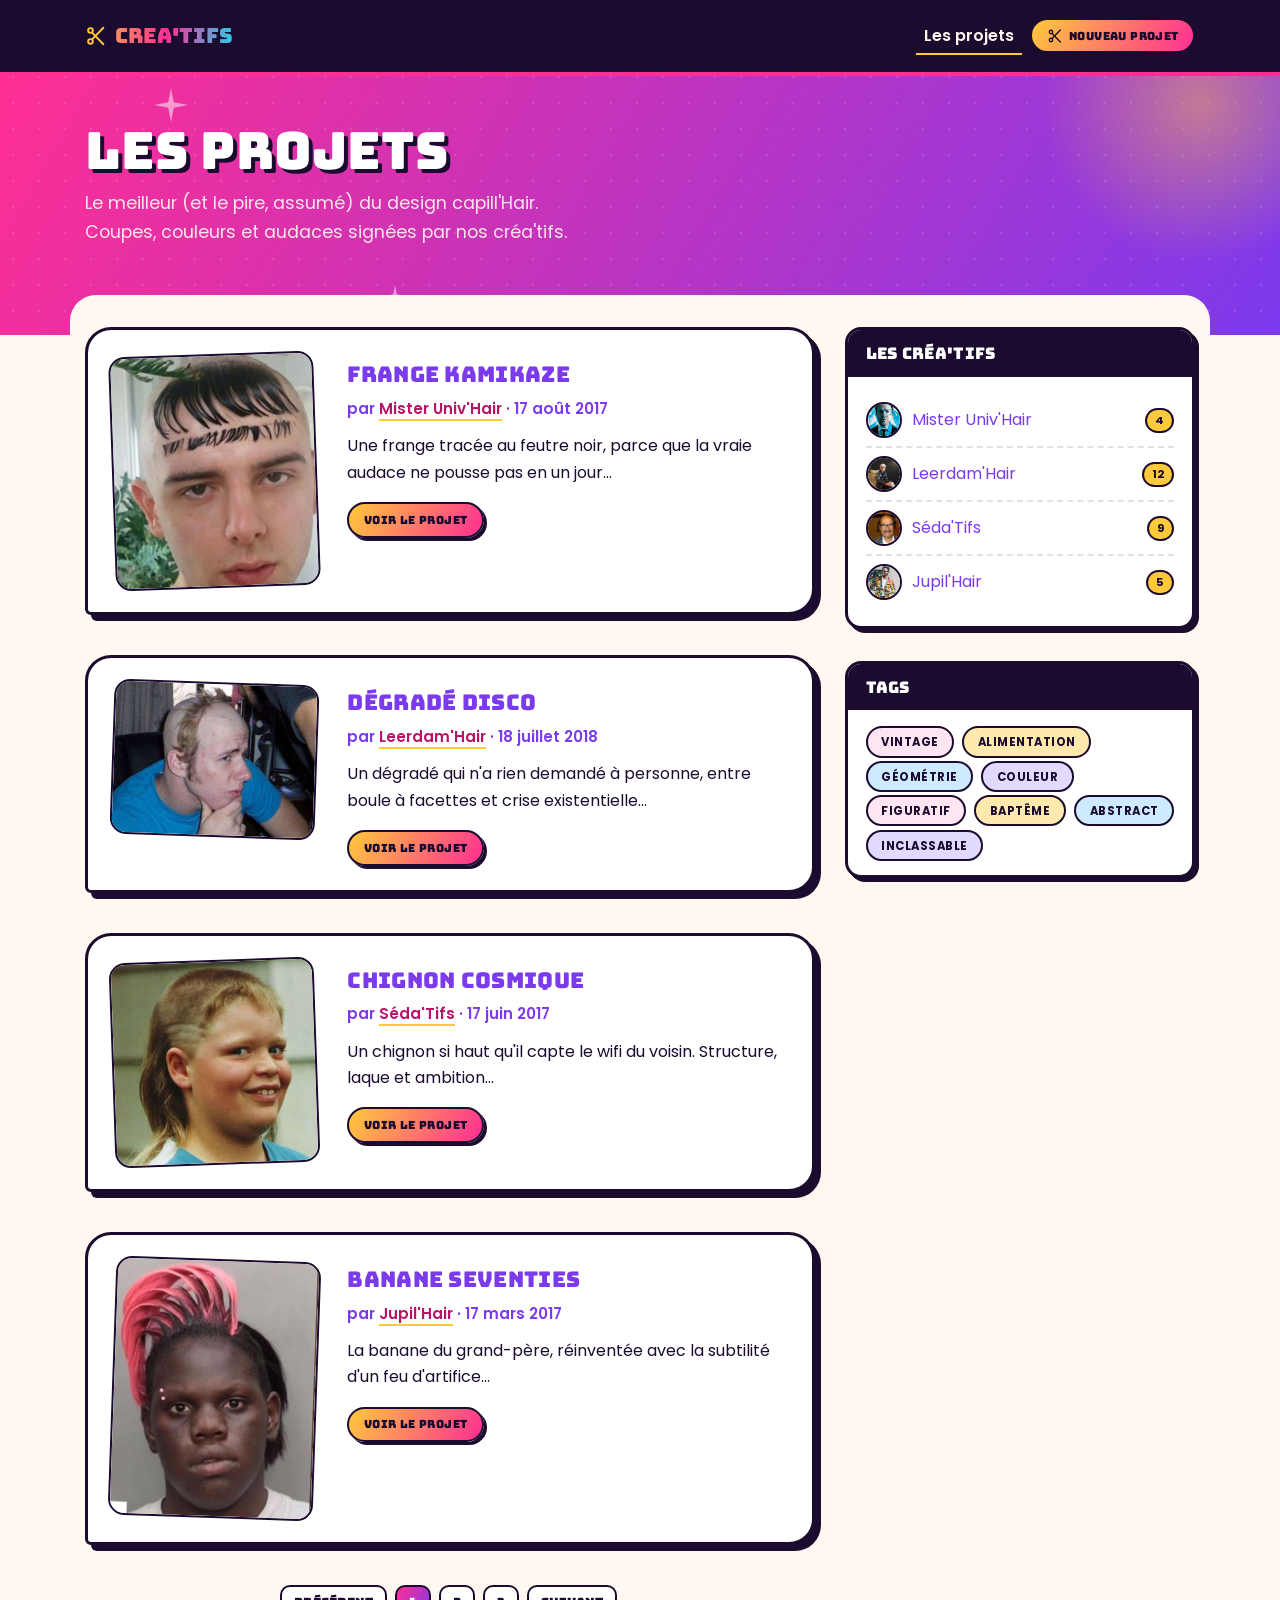
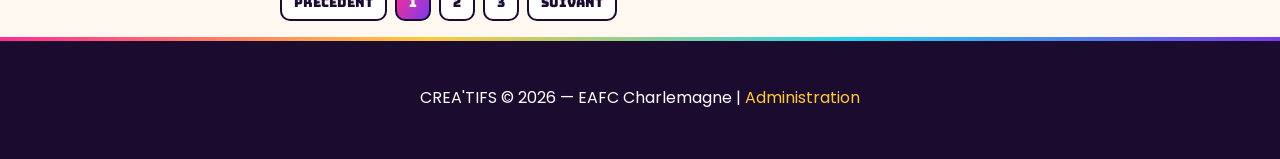
<file: Documents/template/index.html>
<!DOCTYPE html>
<html lang="fr">
  <head>
    <meta charset="utf-8" />
    <meta
      name="viewport"
      content="width=device-width, initial-scale=1, shrink-to-fit=no"
    />
    <meta name="description" content="CREA'TIFS - portfolio capillaire, liste des projets" />
    <meta name="author" content="" />

    <title>CREA'TIFS - Design capill'Hair</title>

    <!-- Bootstrap core CSS -->
    <link href="vendor/bootstrap/css/bootstrap.min.css" rel="stylesheet" />
    <!-- Polices Bungee + Poppins : auto-hébergées, voir css/creatifs.css -->

    <!-- Styles CREA'TIFS -->
    <link href="css/creatifs.css" rel="stylesheet" />
  </head>

  <body>
    <!-- Navigation -->
    <nav class="navbar navbar-expand-lg navbar-dark fixed-top ct-navbar">
      <div class="container">
        <a class="navbar-brand" href="index.html">
          <svg class="ct-scissors" viewBox="0 0 24 24" aria-hidden="true">
            <circle cx="6" cy="6" r="2.6"></circle>
            <circle cx="6" cy="18" r="2.6"></circle>
            <line x1="20" y1="3" x2="8" y2="15.5"></line>
            <line x1="8" y1="8.5" x2="20" y2="21"></line>
          </svg>
          CREA'TIFS
        </a>
        <button
          class="navbar-toggler"
          type="button"
          data-toggle="collapse"
          data-target="#navbarResponsive"
          aria-controls="navbarResponsive"
          aria-expanded="false"
          aria-label="Toggle navigation"
        >
          <span class="navbar-toggler-icon"></span>
        </button>
        <div class="collapse navbar-collapse" id="navbarResponsive">
          <ul class="navbar-nav ml-auto align-items-lg-center">
            <li class="nav-item active">
              <a class="nav-link" href="index.html">Les projets</a>
            </li>
            <li class="nav-item">
              <a class="ct-btn ct-btn--primary ct-btn--sm" href="form.html">
                <svg class="ct-scissors" style="width:16px;height:16px" viewBox="0 0 24 24" aria-hidden="true">
                  <circle cx="6" cy="6" r="2.6"></circle>
                  <circle cx="6" cy="18" r="2.6"></circle>
                  <line x1="20" y1="3" x2="8" y2="15.5"></line>
                  <line x1="8" y1="8.5" x2="20" y2="21"></line>
                </svg>
                Nouveau projet
              </a>
            </li>
          </ul>
        </div>
      </div>
    </nav>

    <!-- Bandeau d'intro -->
    <header class="ct-hero">
      <svg class="ct-spark" style="width:34px;top:24px;left:12%" viewBox="0 0 24 24" aria-hidden="true"><path d="M12 0 L14 10 L24 12 L14 14 L12 24 L10 14 L0 12 L10 10 Z"></path></svg>
      <svg class="ct-spark" style="width:22px;bottom:28px;left:30%" viewBox="0 0 24 24" aria-hidden="true"><path d="M12 0 L14 10 L24 12 L14 14 L12 24 L10 14 L0 12 L10 10 Z"></path></svg>
      <div class="container">
        <h1>Les projets</h1>
        <p>Le meilleur (et le pire, assumé) du design capill'Hair. Coupes, couleurs et audaces signées par nos créa'tifs.</p>
      </div>
    </header>

    <!-- Contenu -->
    <div class="container ct-content-wrap">
      <div class="row">
        <!-- Colonne principale -->
        <div class="col-lg-8">

          <!-- Projet 1 -->
          <article class="ct-card">
            <div class="row">
              <div class="col-md-4">
                <a href="projet.html">
                  <img class="img-fluid mb-3 mb-md-0" src="images/1.jpg" alt="Frange Kamikaze" />
                </a>
              </div>
              <div class="col-md-8">
                <h3><a href="projet.html">Frange Kamikaze</a></h3>
                <p class="ct-byline">par <a href="#">Mister Univ'Hair</a> · 17 août 2017</p>
                <p>Une frange tracée au feutre noir, parce que la vraie audace ne pousse pas en un jour...</p>
                <a class="ct-btn ct-btn--primary ct-btn--sm" href="projet.html">Voir le projet</a>
              </div>
            </div>
          </article>

          <!-- Projet 2 -->
          <article class="ct-card">
            <div class="row">
              <div class="col-md-4">
                <a href="projet.html">
                  <img class="img-fluid mb-3 mb-md-0" src="images/2.jpg" alt="Dégradé Disco" />
                </a>
              </div>
              <div class="col-md-8">
                <h3><a href="projet.html">Dégradé Disco</a></h3>
                <p class="ct-byline">par <a href="#">Leerdam'Hair</a> · 18 juillet 2018</p>
                <p>Un dégradé qui n'a rien demandé à personne, entre boule à facettes et crise existentielle...</p>
                <a class="ct-btn ct-btn--primary ct-btn--sm" href="projet.html">Voir le projet</a>
              </div>
            </div>
          </article>

          <!-- Projet 3 -->
          <article class="ct-card">
            <div class="row">
              <div class="col-md-4">
                <a href="projet.html">
                  <img class="img-fluid mb-3 mb-md-0" src="images/5.jpg" alt="Chignon Cosmique" />
                </a>
              </div>
              <div class="col-md-8">
                <h3><a href="projet.html">Chignon Cosmique</a></h3>
                <p class="ct-byline">par <a href="#">Séda'Tifs</a> · 17 juin 2017</p>
                <p>Un chignon si haut qu'il capte le wifi du voisin. Structure, laque et ambition...</p>
                <a class="ct-btn ct-btn--primary ct-btn--sm" href="projet.html">Voir le projet</a>
              </div>
            </div>
          </article>

          <!-- Projet 4 -->
          <article class="ct-card">
            <div class="row">
              <div class="col-md-4">
                <a href="projet.html">
                  <img class="img-fluid mb-3 mb-md-0" src="images/4.jpg" alt="Banane Seventies" />
                </a>
              </div>
              <div class="col-md-8">
                <h3><a href="projet.html">Banane Seventies</a></h3>
                <p class="ct-byline">par <a href="#">Jupil'Hair</a> · 17 mars 2017</p>
                <p>La banane du grand-père, réinventée avec la subtilité d'un feu d'artifice...</p>
                <a class="ct-btn ct-btn--primary ct-btn--sm" href="projet.html">Voir le projet</a>
              </div>
            </div>
          </article>

          <!-- Pagination : 10 projets par page -->
          <nav aria-label="Navigation entre les pages de projets">
            <ul class="pagination ct-pagination" style="justify-content: center">
              <li class="page-item">
                <a class="page-link" href="#">Précédent</a>
              </li>
              <li class="page-item active">
                <a class="page-link" href="#">1</a>
              </li>
              <li class="page-item">
                <a class="page-link" href="#">2</a>
              </li>
              <li class="page-item">
                <a class="page-link" href="#">3</a>
              </li>
              <li class="page-item">
                <a class="page-link" href="#">Suivant</a>
              </li>
            </ul>
          </nav>
        </div>

        <!-- Colonne latérale -->
        <div class="col-lg-4">
          <!-- Widget Créa'tifs -->
          <div class="ct-side-card">
            <h5 class="ct-side-card__head">Les créa'tifs</h5>
            <div class="ct-side-card__body">
              <ul class="ct-creatif-list">
                <li>
                  <img class="ct-avatar" src="images/creatif_1.jpg" alt="" />
                  <a href="#">Mister Univ'Hair</a>
                  <span class="ct-count">4</span>
                </li>
                <li>
                  <img class="ct-avatar" src="images/creatif_2.jpg" alt="" />
                  <a href="#">Leerdam'Hair</a>
                  <span class="ct-count">12</span>
                </li>
                <li>
                  <img class="ct-avatar" src="images/creatif_3.jpeg" alt="" />
                  <a href="#">Séda'Tifs</a>
                  <span class="ct-count">9</span>
                </li>
                <li>
                  <img class="ct-avatar" src="images/creatif_4.jpg" alt="" />
                  <a href="#">Jupil'Hair</a>
                  <span class="ct-count">5</span>
                </li>
              </ul>
            </div>
          </div>

          <!-- Widget Tags -->
          <div class="ct-side-card">
            <h5 class="ct-side-card__head">Tags</h5>
            <div class="ct-side-card__body">
              <ul class="ct-tags">
                <li><a class="ct-tag" href="#">Vintage</a></li>
                <li><a class="ct-tag" href="#">Alimentation</a></li>
                <li><a class="ct-tag" href="#">Géométrie</a></li>
                <li><a class="ct-tag" href="#">Couleur</a></li>
                <li><a class="ct-tag" href="#">Figuratif</a></li>
                <li><a class="ct-tag" href="#">Baptême</a></li>
                <li><a class="ct-tag" href="#">Abstract</a></li>
                <li><a class="ct-tag" href="#">Inclassable</a></li>
              </ul>
            </div>
          </div>
        </div>
      </div>
      <!-- /.row -->
    </div>
    <!-- /.container -->

    <!-- Footer -->
    <footer class="py-5 ct-footer">
      <div class="container">
        <p class="m-0 text-center text-white">
          CREA'TIFS &copy; 2026 — EAFC Charlemagne | <a href="login.html">Administration</a>
        </p>
      </div>
    </footer>

    <!-- Bootstrap core JavaScript -->
    <script src="vendor/jquery/jquery.min.js"></script>
    <script src="vendor/bootstrap/js/bootstrap.bundle.min.js"></script>
  </body>
</html>
</file>
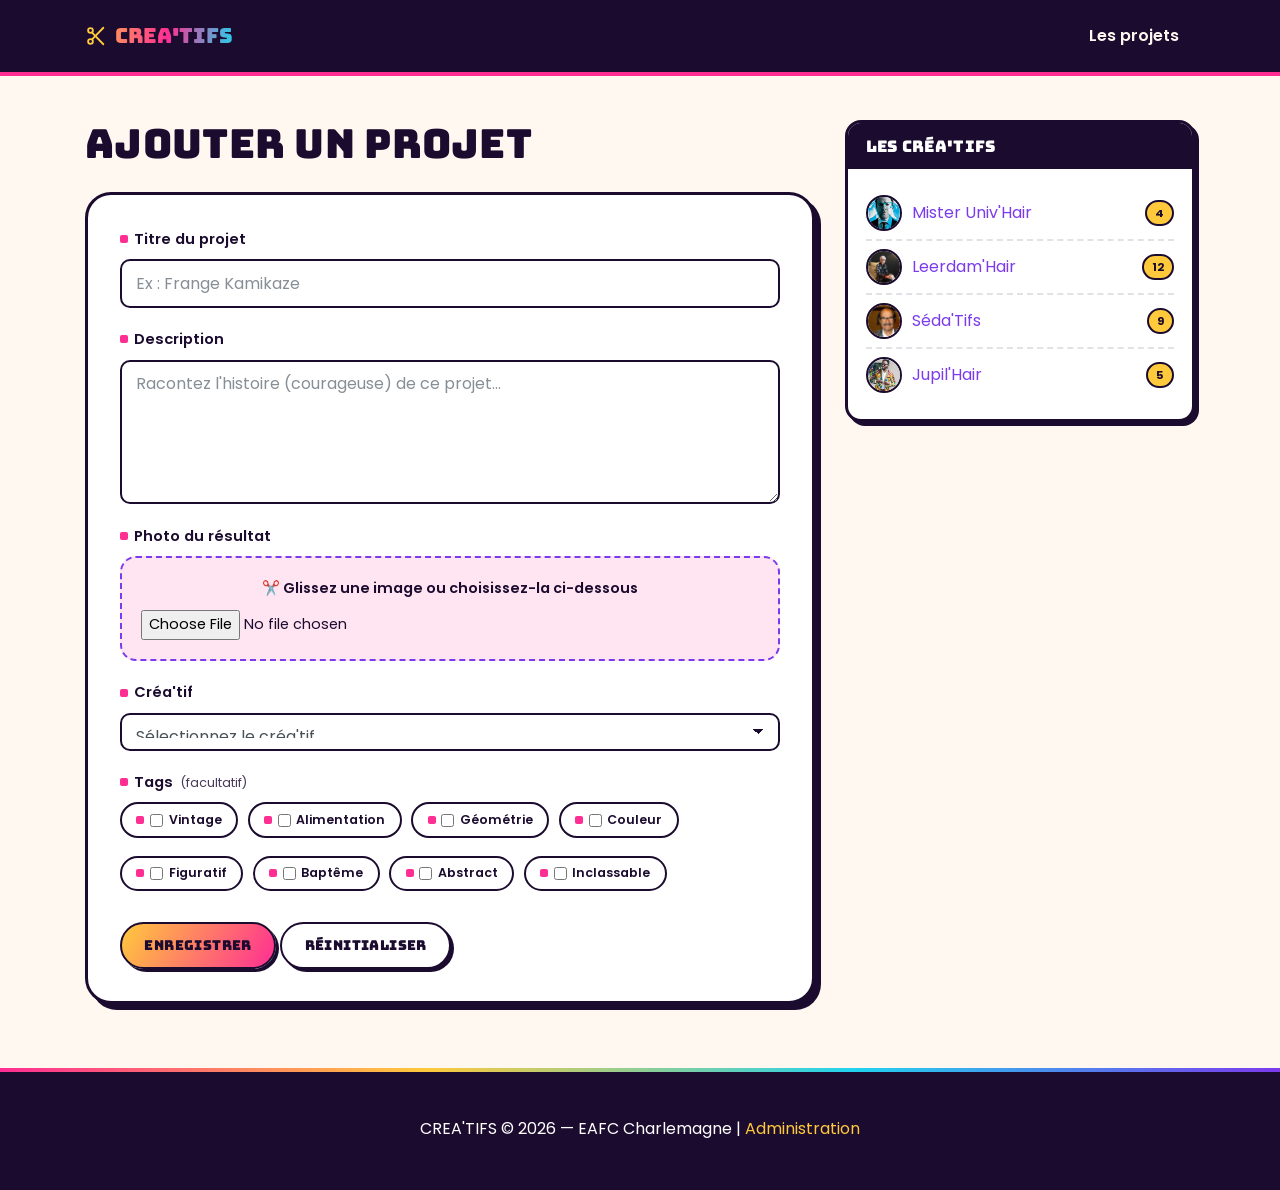
<file: Documents/template/form.html>
<!DOCTYPE html>
<html lang="fr">
  <head>
    <meta charset="utf-8" />
    <meta
      name="viewport"
      content="width=device-width, initial-scale=1, shrink-to-fit=no"
    />
    <meta name="description" content="CREA'TIFS - ajouter ou modifier un projet" />
    <meta name="author" content="" />

    <title>Ajouter un projet — CREA'TIFS</title>

    <!-- Bootstrap core CSS -->
    <link href="vendor/bootstrap/css/bootstrap.min.css" rel="stylesheet" />
    <!-- Polices Bungee + Poppins : auto-hébergées, voir css/creatifs.css -->

    <!-- Styles CREA'TIFS -->
    <link href="css/creatifs.css" rel="stylesheet" />
  </head>

  <body>
    <!-- Navigation -->
    <nav class="navbar navbar-expand-lg navbar-dark fixed-top ct-navbar">
      <div class="container">
        <a class="navbar-brand" href="index.html">
          <svg class="ct-scissors" viewBox="0 0 24 24" aria-hidden="true">
            <circle cx="6" cy="6" r="2.6"></circle>
            <circle cx="6" cy="18" r="2.6"></circle>
            <line x1="20" y1="3" x2="8" y2="15.5"></line>
            <line x1="8" y1="8.5" x2="20" y2="21"></line>
          </svg>
          CREA'TIFS
        </a>
        <button
          class="navbar-toggler"
          type="button"
          data-toggle="collapse"
          data-target="#navbarResponsive"
          aria-controls="navbarResponsive"
          aria-expanded="false"
          aria-label="Toggle navigation"
        >
          <span class="navbar-toggler-icon"></span>
        </button>
        <div class="collapse navbar-collapse" id="navbarResponsive">
          <ul class="navbar-nav ml-auto align-items-lg-center">
            <li class="nav-item">
              <a class="nav-link" href="index.html">Les projets</a>
            </li>
          </ul>
        </div>
      </div>
    </nav>

    <!-- Contenu -->
    <div class="container" style="margin-top: 2.5rem">
      <div class="row">
        <!-- Colonne principale -->
        <div class="col-lg-8 py-3">
          <!--
            Ce même gabarit visuel sert à la fois pour :
            /projects/add/form.html          (ajout — champs vides)
            /projets/id/slug/edit/form.html  (modification — champs pré-remplis par le contrôleur)
          -->
          <h1 class="mb-4">Ajouter un projet</h1>

          <form action="" method="post" enctype="multipart/form-data" class="ct-form-card">
            <label for="title">Titre du projet</label>
            <input
              type="text"
              name="title"
              id="title"
              class="form-control"
              placeholder="Ex : Frange Kamikaze"
            />

            <label for="text">Description</label>
            <textarea
              id="text"
              name="text"
              class="form-control"
              rows="5"
              placeholder="Racontez l'histoire (courageuse) de ce projet..."
            ></textarea>

            <label for="creatif-file">Photo du résultat</label>
            <div class="ct-dropzone">
              ✂️ Glissez une image ou choisissez-la ci-dessous
              <input
                type="file"
                class="form-control-file"
                id="creatif-file"
                name="image"
              />
            </div>

            <label for="category">Créa'tif</label>
            <select id="category" name="category_id" class="form-control">
              <option disabled selected>Sélectionnez le créa'tif</option>
              <option value="1">Mister Univ'Hair</option>
              <option value="2">Leerdam'Hair</option>
              <option value="3">Séda'Tifs</option>
              <option value="4">Jupil'Hair</option>
            </select>

            <label>Tags <span style="font-weight:400;font-size:.8rem;color:#4a3a5a">(facultatif)</span></label>
            <div class="ct-tag-choice">
              <label><input type="checkbox" name="tags[]" value="1" /> Vintage</label>
              <label><input type="checkbox" name="tags[]" value="2" /> Alimentation</label>
              <label><input type="checkbox" name="tags[]" value="3" /> Géométrie</label>
              <label><input type="checkbox" name="tags[]" value="4" /> Couleur</label>
              <label><input type="checkbox" name="tags[]" value="5" /> Figuratif</label>
              <label><input type="checkbox" name="tags[]" value="6" /> Baptême</label>
              <label><input type="checkbox" name="tags[]" value="7" /> Abstract</label>
              <label><input type="checkbox" name="tags[]" value="8" /> Inclassable</label>
            </div>

            <div>
              <input class="ct-btn ct-btn--primary" type="submit" value="Enregistrer" />
              <input class="ct-btn ct-btn--ghost" type="reset" value="Réinitialiser" />
            </div>
          </form>
        </div>

        <!-- Colonne latérale -->
        <div class="col-lg-4 py-3">
          <div class="ct-side-card">
            <h5 class="ct-side-card__head">Les créa'tifs</h5>
            <div class="ct-side-card__body">
              <ul class="ct-creatif-list">
                <li>
                  <img class="ct-avatar" src="images/creatif_1.jpg" alt="" />
                  <a href="#">Mister Univ'Hair</a>
                  <span class="ct-count">4</span>
                </li>
                <li>
                  <img class="ct-avatar" src="images/creatif_2.jpg" alt="" />
                  <a href="#">Leerdam'Hair</a>
                  <span class="ct-count">12</span>
                </li>
                <li>
                  <img class="ct-avatar" src="images/creatif_3.jpeg" alt="" />
                  <a href="#">Séda'Tifs</a>
                  <span class="ct-count">9</span>
                </li>
                <li>
                  <img class="ct-avatar" src="images/creatif_4.jpg" alt="" />
                  <a href="#">Jupil'Hair</a>
                  <span class="ct-count">5</span>
                </li>
              </ul>
            </div>
          </div>
        </div>
      </div>
      <!-- /.row -->
    </div>
    <!-- /.container -->

    <!-- Footer -->
    <footer class="py-5 ct-footer mt-5">
      <div class="container">
        <p class="m-0 text-center text-white">
          CREA'TIFS &copy; 2026 — EAFC Charlemagne | <a href="login.html">Administration</a>
        </p>
      </div>
    </footer>

    <!-- Bootstrap core JavaScript -->
    <script src="vendor/jquery/jquery.min.js"></script>
    <script src="vendor/bootstrap/js/bootstrap.bundle.min.js"></script>
  </body>
</html>
</file>
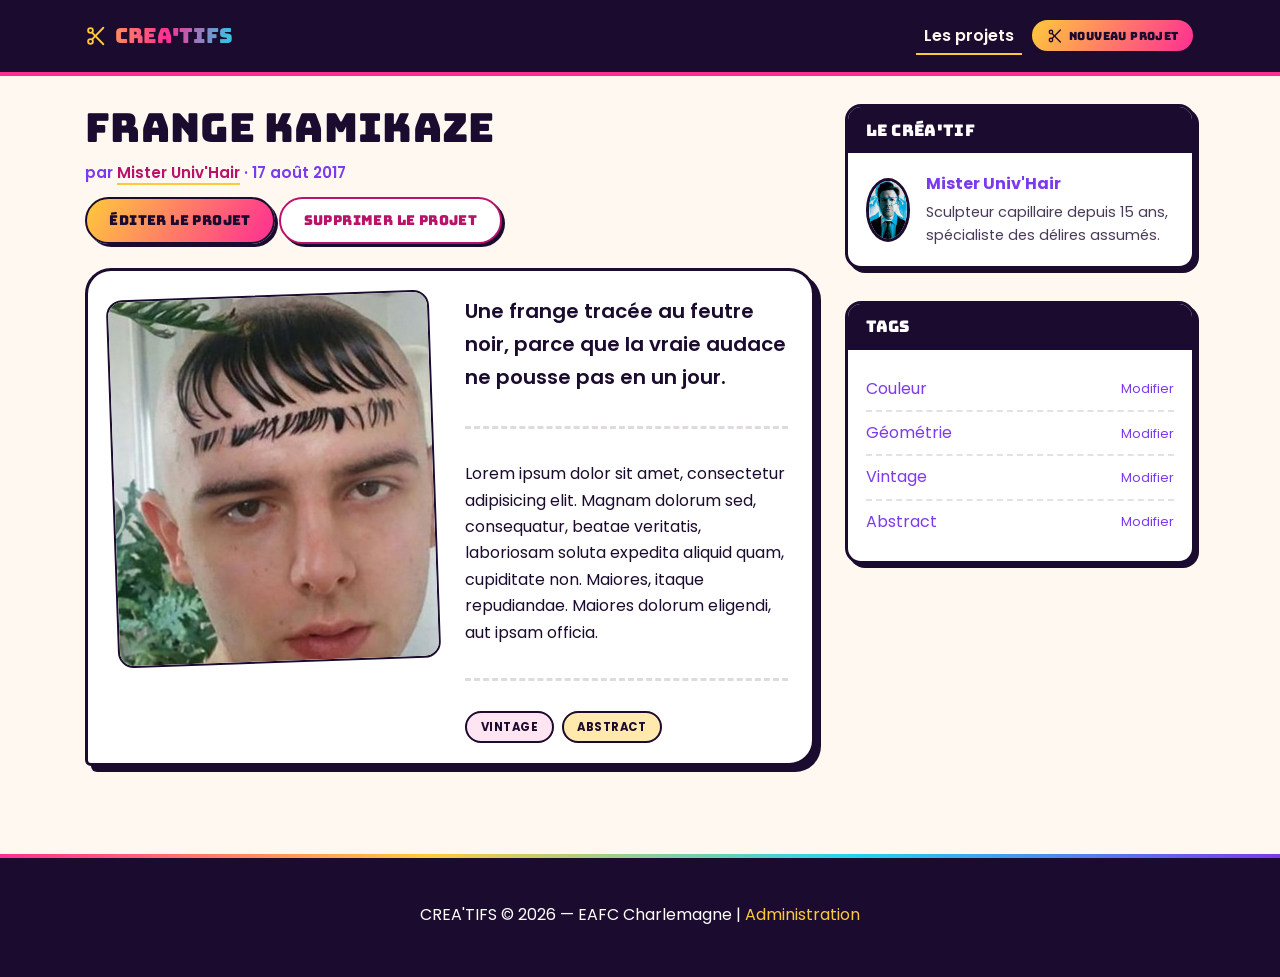
<file: Documents/template/projet.html>
<!DOCTYPE html>
<html lang="fr">
  <head>
    <meta charset="utf-8" />
    <meta
      name="viewport"
      content="width=device-width, initial-scale=1, shrink-to-fit=no"
    />
    <meta name="description" content="CREA'TIFS - détail d'un projet" />
    <meta name="author" content="" />

    <title>Frange Kamikaze — CREA'TIFS</title>

    <!-- Bootstrap core CSS -->
    <link href="vendor/bootstrap/css/bootstrap.min.css" rel="stylesheet" />
    <!-- Polices Bungee + Poppins : auto-hébergées, voir css/creatifs.css -->

    <!-- Styles CREA'TIFS -->
    <link href="css/creatifs.css" rel="stylesheet" />
  </head>

  <body>
    <!-- Navigation -->
    <nav class="navbar navbar-expand-lg navbar-dark fixed-top ct-navbar">
      <div class="container">
        <a class="navbar-brand" href="index.html">
          <svg class="ct-scissors" viewBox="0 0 24 24" aria-hidden="true">
            <circle cx="6" cy="6" r="2.6"></circle>
            <circle cx="6" cy="18" r="2.6"></circle>
            <line x1="20" y1="3" x2="8" y2="15.5"></line>
            <line x1="8" y1="8.5" x2="20" y2="21"></line>
          </svg>
          CREA'TIFS
        </a>
        <button
          class="navbar-toggler"
          type="button"
          data-toggle="collapse"
          data-target="#navbarResponsive"
          aria-controls="navbarResponsive"
          aria-expanded="false"
          aria-label="Toggle navigation"
        >
          <span class="navbar-toggler-icon"></span>
        </button>
        <div class="collapse navbar-collapse" id="navbarResponsive">
          <ul class="navbar-nav ml-auto align-items-lg-center">
            <li class="nav-item active">
              <a class="nav-link" href="index.html">Les projets</a>
            </li>
            <li class="nav-item">
              <a class="ct-btn ct-btn--primary ct-btn--sm" href="form.html">
                <svg class="ct-scissors" style="width:16px;height:16px" viewBox="0 0 24 24" aria-hidden="true">
                  <circle cx="6" cy="6" r="2.6"></circle>
                  <circle cx="6" cy="18" r="2.6"></circle>
                  <line x1="20" y1="3" x2="8" y2="15.5"></line>
                  <line x1="8" y1="8.5" x2="20" y2="21"></line>
                </svg>
                Nouveau projet
              </a>
            </li>
          </ul>
        </div>
      </div>
    </nav>

    <!-- Contenu -->
    <div class="container" style="margin-top: 2.5rem">
      <div class="row">
        <!-- Colonne principale -->
        <div class="col-lg-8">
          <h1>Frange Kamikaze</h1>
          <p class="ct-byline">par <a href="#">Mister Univ'Hair</a> · 17 août 2017</p>

          <div class="mb-4">
            <!-- routes: /projets/id/slug/edit/form.html — /projets/delete/id/slug.html -->
            <a href="form.html" class="ct-btn ct-btn--primary">Éditer le projet</a>
            <a href="#" class="ct-btn ct-btn--danger" onclick="return confirm('Supprimer définitivement ce projet ?');">Supprimer le projet</a>
          </div>

          <article class="ct-card">
            <div class="row">
              <div class="col-md-6">
                <img class="img-fluid mb-3 mb-md-0" src="images/1.jpg" alt="Frange Kamikaze" />
              </div>
              <div class="col-md-6">
                <p class="lead" style="font-weight: 600">
                  Une frange tracée au feutre noir, parce que la vraie audace ne pousse pas en un jour.
                </p>
                <hr />
                <p>
                  Lorem ipsum dolor sit amet, consectetur adipisicing elit. Magnam
                  dolorum sed, consequatur, beatae veritatis, laboriosam soluta
                  expedita aliquid quam, cupiditate non. Maiores, itaque
                  repudiandae. Maiores dolorum eligendi, aut ipsam officia.
                </p>
                <hr />
                <ul class="ct-tags">
                  <li><a class="ct-tag" href="#">Vintage</a></li>
                  <li><a class="ct-tag" href="#">Abstract</a></li>
                </ul>
              </div>
            </div>
          </article>
        </div>

        <!-- Colonne latérale -->
        <div class="col-lg-4">
          <!-- Profil du créa'tif -->
          <div class="ct-side-card">
            <h5 class="ct-side-card__head">Le créa'tif</h5>
            <div class="ct-side-card__body">
              <div class="ct-profile">
                <img src="images/creatif_1.jpg" alt="Mister Univ'Hair" />
                <div>
                  <strong><a href="#">Mister Univ'Hair</a></strong>
                  <p>Sculpteur capillaire depuis 15 ans, spécialiste des délires assumés.</p>
                </div>
              </div>
            </div>
          </div>

          <!-- Gestion des tags -->
          <div class="ct-side-card">
            <h5 class="ct-side-card__head">Tags</h5>
            <div class="ct-side-card__body">
              <ul class="ct-creatif-list">
                <li><a href="#">Couleur</a> <a class="ml-auto" href="#" style="font-size:.8rem">Modifier</a></li>
                <li><a href="#">Géométrie</a> <a class="ml-auto" href="#" style="font-size:.8rem">Modifier</a></li>
                <li><a href="#">Vintage</a> <a class="ml-auto" href="#" style="font-size:.8rem">Modifier</a></li>
                <li><a href="#">Abstract</a> <a class="ml-auto" href="#" style="font-size:.8rem">Modifier</a></li>
              </ul>
            </div>
          </div>
        </div>
      </div>
      <!-- /.row -->
    </div>
    <!-- /.container -->

    <!-- Footer -->
    <footer class="py-5 ct-footer mt-5">
      <div class="container">
        <p class="m-0 text-center text-white">
          CREA'TIFS &copy; 2026 — EAFC Charlemagne | <a href="login.html">Administration</a>
        </p>
      </div>
    </footer>

    <!-- Bootstrap core JavaScript -->
    <script src="vendor/jquery/jquery.min.js"></script>
    <script src="vendor/bootstrap/js/bootstrap.bundle.min.js"></script>
  </body>
</html>
</file>
<file: Documents/template/css/creatifs.css>
/* =====================================================================
   CREA'TIFS — DESIGN CAPILL'HAIR
   Feuille de style — identité "kitsch pro" (glam, disco, salon capillaire)
   Construit par-dessus Bootstrap 4 (grille + composants de base conservés)
   ===================================================================== */

/* ---- 0. Polices auto-hébergées (aucune dépendance réseau le jour de l'examen) ---- */
@font-face {
  font-family: "Bungee";
  font-style: normal;
  font-weight: 400;
  font-display: swap;
  src: url("../fonts/bungee-latin-400-normal.woff2") format("woff2"),
       url("../fonts/bungee-latin-400-normal.woff") format("woff");
}

@font-face {
  font-family: "Poppins";
  font-style: normal;
  font-weight: 300;
  font-display: swap;
  src: url("../fonts/poppins-latin-300-normal.woff2") format("woff2"),
       url("../fonts/poppins-latin-300-normal.woff") format("woff");
}

@font-face {
  font-family: "Poppins";
  font-style: normal;
  font-weight: 400;
  font-display: swap;
  src: url("../fonts/poppins-latin-400-normal.woff2") format("woff2"),
       url("../fonts/poppins-latin-400-normal.woff") format("woff");
}

@font-face {
  font-family: "Poppins";
  font-style: italic;
  font-weight: 400;
  font-display: swap;
  src: url("../fonts/poppins-latin-400-italic.woff2") format("woff2"),
       url("../fonts/poppins-latin-400-italic.woff") format("woff");
}

@font-face {
  font-family: "Poppins";
  font-style: normal;
  font-weight: 500;
  font-display: swap;
  src: url("../fonts/poppins-latin-500-normal.woff2") format("woff2"),
       url("../fonts/poppins-latin-500-normal.woff") format("woff");
}

@font-face {
  font-family: "Poppins";
  font-style: normal;
  font-weight: 600;
  font-display: swap;
  src: url("../fonts/poppins-latin-600-normal.woff2") format("woff2"),
       url("../fonts/poppins-latin-600-normal.woff") format("woff");
}

@font-face {
  font-family: "Poppins";
  font-style: normal;
  font-weight: 700;
  font-display: swap;
  src: url("../fonts/poppins-latin-700-normal.woff2") format("woff2"),
       url("../fonts/poppins-latin-700-normal.woff") format("woff");
}

/* ---- 1. Tokens : palette, typo, formes ---- */
:root {
  --magenta: #ff2e93;
  --magenta-deep: #b81368; /* variante foncée : utilisée partout où du texte doit rester lisible (AA) */
  --violet: #7c3aed;
  --gold: #ffc93c;
  --cyan: #22d3ee;
  --ink: #1b0b2e;
  --cream: #fff8f0;
  --pink-soft: #ffe4f2;
  --white: #ffffff;

  --gradient-glam: linear-gradient(120deg, var(--magenta) 0%, var(--violet) 100%);
  --gradient-gold: linear-gradient(120deg, var(--gold) 0%, var(--magenta) 100%);

  --radius-lg: 26px;
  --radius-md: 16px;
  --radius-sm: 10px;

  --shadow-hard: 6px 6px 0 var(--ink);
  --shadow-hard-sm: 4px 4px 0 var(--ink);
  --shadow-hard-xs: 3px 3px 0 var(--ink);

  --border-thick: 3px solid var(--ink);
  --border-thin: 2px solid var(--ink);
}

/* ---- 2. Base ---- */
html {
  scroll-behavior: smooth;
}

body {
  padding-top: 64px;
  background: var(--cream);
  font-family: "Poppins", -apple-system, "Segoe UI", sans-serif;
  color: var(--ink);
  font-size: 1rem;
  line-height: 1.65;
}

h1, h2, h3, h4, h5, .ct-display {
  font-family: "Bungee", "Poppins", sans-serif;
  font-weight: 400;
  letter-spacing: 0.3px;
  color: var(--ink);
}

a {
  color: var(--violet);
  text-decoration: none;
}

a:hover {
  color: var(--magenta-deep);
}

hr {
  border: none;
  border-top: 3px dashed rgba(27, 11, 46, 0.15);
  margin: 2rem 0;
}

/* Focus visible clavier — accessibilité conservée malgré le style */
a:focus-visible,
button:focus-visible,
input:focus-visible,
textarea:focus-visible,
select:focus-visible {
  outline: 3px dashed var(--gold);
  outline-offset: 2px;
}

/* Icônes décoratives inline (ciseaux, étincelles) */
.ct-scissors {
  width: 22px;
  height: 22px;
  stroke: currentColor;
  stroke-width: 2;
  stroke-linecap: round;
  stroke-linejoin: round;
  fill: none;
  flex-shrink: 0;
}

.ct-spark {
  fill: currentColor;
  position: absolute;
  opacity: 0.5;
}

/* ---- 3. Navbar ---- */
.ct-navbar {
  background: var(--ink) !important;
  padding-top: 0.85rem;
  padding-bottom: 0.85rem;
  border-bottom: 4px solid var(--magenta);
}

.ct-navbar .navbar-brand {
  font-family: "Bungee", sans-serif;
  font-size: 1.3rem;
  display: flex;
  align-items: center;
  gap: 0.5rem;
  background: linear-gradient(100deg, var(--gold), var(--magenta) 55%, var(--cyan));
  -webkit-background-clip: text;
  background-clip: text;
  -webkit-text-fill-color: transparent;
  white-space: normal;
}

.ct-navbar .navbar-brand .ct-scissors {
  color: var(--gold);
  -webkit-text-fill-color: initial;
}

.ct-navbar .nav-link {
  font-weight: 600;
  color: var(--cream) !important;
  position: relative;
  margin-right: 0.5rem;
}

.ct-navbar .nav-link::after {
  content: "";
  position: absolute;
  left: 0;
  bottom: 2px;
  width: 0;
  height: 2px;
  background: var(--gold);
  transition: width 0.2s ease;
}

.ct-navbar .nav-link:hover::after,
.ct-navbar .nav-item.active .nav-link::after {
  width: 100%;
}

.ct-navbar .navbar-toggler {
  border-color: var(--gold);
}

/* ---- 4. Hero (bandeau d'intro) ---- */
.ct-hero {
  background: var(--gradient-glam);
  position: relative;
  overflow: hidden;
  padding: 3.5rem 0 4.5rem;
  margin-bottom: -2.5rem;
}

.ct-hero::before {
  content: "";
  position: absolute;
  inset: 0;
  background-image: radial-gradient(rgba(255, 255, 255, 0.35) 1.5px, transparent 1.6px);
  background-size: 26px 26px;
  opacity: 0.35;
  pointer-events: none;
}

.ct-hero::after {
  content: "";
  position: absolute;
  width: 320px;
  height: 320px;
  background: radial-gradient(circle, var(--gold) 0%, transparent 70%);
  opacity: 0.45;
  border-radius: 50%;
  right: -80px;
  top: -120px;
  pointer-events: none;
}

.ct-hero .container {
  position: relative;
  z-index: 1;
}

.ct-hero h1 {
  color: var(--white);
  font-size: clamp(2rem, 5vw, 3.2rem);
  text-shadow: var(--shadow-hard-sm);
  margin-bottom: 0.5rem;
}

.ct-hero p {
  color: var(--cream);
  font-size: 1.1rem;
  max-width: 46ch;
  opacity: 0.9;
}

.ct-hero .ct-spark {
  color: var(--white);
}

/* ---- 5. Cartes contenu (fiche projet dans la liste) ---- */
.ct-content-wrap {
  position: relative;
  z-index: 2;
  background: var(--cream);
  border-radius: var(--radius-lg) var(--radius-lg) 0 0;
  padding-top: 2rem;
}

.ct-card {
  background: var(--white);
  border: var(--border-thick);
  border-radius: var(--radius-lg) var(--radius-lg) var(--radius-lg) 6px;
  box-shadow: var(--shadow-hard);
  padding: 1.5rem;
  margin-bottom: 2.5rem;
  transition: transform 0.15s ease, box-shadow 0.15s ease;
}

.ct-card:hover {
  transform: translate(-2px, -2px);
  box-shadow: 8px 8px 0 var(--ink);
}

.ct-card img {
  border: var(--border-thin);
  border-radius: var(--radius-md);
  transform: rotate(-2deg);
}

.ct-card:nth-of-type(even) img {
  transform: rotate(2deg);
}

.ct-card h3 {
  font-size: 1.35rem;
  margin-top: 0.5rem;
}

.ct-byline {
  font-family: "Poppins", sans-serif;
  font-weight: 600;
  font-size: 0.95rem;
  color: var(--violet);
  margin-bottom: 0.75rem;
}

.ct-byline a {
  color: var(--magenta-deep);
  border-bottom: 2px solid var(--gold);
}

/* ---- 6. Boutons ---- */
.ct-btn {
  font-family: "Bungee", sans-serif;
  font-weight: 400;
  font-size: 0.85rem;
  letter-spacing: 0.4px;
  padding: 0.65rem 1.4rem;
  border-radius: 999px;
  border: var(--border-thin);
  display: inline-flex;
  align-items: center;
  gap: 0.4rem;
  box-shadow: var(--shadow-hard-xs);
  transition: transform 0.12s ease, box-shadow 0.12s ease;
}

.ct-btn:hover {
  transform: translate(2px, 2px);
  box-shadow: 0 0 0 var(--ink);
  text-decoration: none;
}

.ct-btn--primary {
  background: var(--gradient-gold);
  color: var(--ink);
  border-color: var(--ink);
}

.ct-btn--ghost {
  background: var(--white);
  color: var(--ink);
}

.ct-btn--ghost:hover {
  background: var(--pink-soft);
  color: var(--ink);
}

.ct-btn--danger {
  background: var(--white);
  color: var(--magenta-deep);
  border-color: var(--magenta-deep);
}

.ct-btn--danger:hover {
  background: var(--magenta-deep);
  color: var(--white);
}

.ct-btn--sm {
  font-size: 0.7rem;
  padding: 0.4rem 0.9rem;
}

/* ---- 7. Tags / chips ---- */
.ct-tags {
  display: flex;
  flex-wrap: wrap;
  gap: 0.5rem;
  list-style: none;
  padding: 0;
  margin: 0;
}

.ct-tag {
  font-size: 0.72rem;
  font-weight: 700;
  text-transform: uppercase;
  letter-spacing: 0.5px;
  padding: 0.35rem 0.85rem;
  border-radius: 999px;
  border: 2px solid var(--ink);
  color: var(--ink);
  background: var(--pink-soft);
}

.ct-tags li:nth-child(4n+1) .ct-tag { background: var(--pink-soft); }
.ct-tags li:nth-child(4n+2) .ct-tag { background: #ffe9ad; }
.ct-tags li:nth-child(4n+3) .ct-tag { background: #cdeaff; }
.ct-tags li:nth-child(4n+4) .ct-tag { background: #e2d9ff; }

.ct-tag:hover {
  background: var(--ink);
  color: var(--white);
}

/* ---- 8. Pagination ---- */
.ct-pagination .page-link {
  font-family: "Bungee", sans-serif;
  font-size: 0.8rem;
  color: var(--ink);
  border: var(--border-thin);
  border-radius: var(--radius-sm) !important;
  margin: 0 4px;
  background: var(--white);
}

.ct-pagination .page-item.active .page-link {
  background: var(--gradient-glam);
  color: var(--white);
  border-color: var(--ink);
}

.ct-pagination .page-link:hover {
  background: var(--gold);
}

/* ---- 9. Sidebar ---- */
.ct-side-card {
  background: var(--white);
  border: var(--border-thick);
  border-radius: var(--radius-md);
  box-shadow: var(--shadow-hard-sm);
  margin-bottom: 2rem;
  overflow: hidden;
}

.ct-side-card__head {
  background: var(--ink);
  color: var(--white);
  font-family: "Bungee", sans-serif;
  font-size: 1rem;
  padding: 0.85rem 1.1rem;
  margin: 0;
  display: flex;
  align-items: center;
  gap: 0.5rem;
}

.ct-side-card__body {
  padding: 1.1rem;
}

.ct-creatif-list {
  list-style: none;
  padding: 0;
  margin: 0;
}

.ct-creatif-list li {
  display: flex;
  align-items: center;
  gap: 0.65rem;
  padding: 0.5rem 0;
  border-bottom: 2px dashed rgba(27, 11, 46, 0.12);
}

.ct-creatif-list li:last-child {
  border-bottom: none;
}

.ct-avatar {
  width: 36px;
  height: 36px;
  border-radius: 50%;
  object-fit: cover;
  border: 2px solid var(--ink);
  flex-shrink: 0;
}

.ct-count {
  margin-left: auto;
  background: var(--gold);
  border: 2px solid var(--ink);
  border-radius: 999px;
  font-size: 0.7rem;
  font-weight: 700;
  padding: 0.1rem 0.5rem;
}

/* Profil créatif (page détail) */
.ct-profile {
  display: flex;
  align-items: center;
  gap: 1rem;
}

.ct-profile img {
  width: 64px;
  height: 64px;
  border-radius: 50%;
  object-fit: cover;
  border: 3px solid var(--ink);
}

.ct-profile p {
  margin: 0.2rem 0 0;
  font-size: 0.9rem;
  color: #4a3a5a;
}

/* ---- 10. Formulaires ---- */
.ct-form-card {
  background: var(--white);
  border: var(--border-thick);
  border-radius: var(--radius-lg);
  box-shadow: var(--shadow-hard);
  padding: 2rem;
}

.ct-form-card label {
  font-weight: 600;
  font-size: 0.92rem;
  color: var(--ink);
  display: flex;
  align-items: center;
  gap: 0.4rem;
}

.ct-form-card label::before {
  content: "";
  width: 8px;
  height: 8px;
  border-radius: 2px;
  background: var(--magenta);
  display: inline-block;
}

.ct-form-card .form-control {
  border: var(--border-thin);
  border-radius: var(--radius-sm);
  padding: 0.65rem 0.9rem;
  height: auto;
  margin-bottom: 1.2rem;
}

.ct-form-card .form-control:focus {
  box-shadow: 0 0 0 3px rgba(124, 58, 237, 0.25);
  border-color: var(--violet);
}

.ct-form-card select.form-control {
  background-image: linear-gradient(45deg, transparent 50%, var(--ink) 50%),
    linear-gradient(135deg, var(--ink) 50%, transparent 50%);
  background-position: calc(100% - 20px) center, calc(100% - 15px) center;
  background-size: 5px 5px, 5px 5px;
  background-repeat: no-repeat;
  appearance: none;
  -webkit-appearance: none;
}

/* Zone de dépôt fichier stylisée (input natif conservé, juste redécoré) */
.ct-dropzone {
  border: 2px dashed var(--violet);
  border-radius: var(--radius-md);
  background: var(--pink-soft);
  padding: 1.2rem;
  text-align: center;
  margin-bottom: 1.2rem;
  color: var(--ink);
  font-weight: 600;
  font-size: 0.9rem;
}

.ct-dropzone input[type="file"] {
  margin-top: 0.6rem;
}

.ct-tag-choice {
  display: flex;
  flex-wrap: wrap;
  gap: 0.6rem;
  margin-bottom: 1.4rem;
}

.ct-tag-choice label {
  border: 2px solid var(--ink);
  border-radius: 999px;
  padding: 0.35rem 0.9rem;
  font-size: 0.78rem;
  font-weight: 600;
  cursor: pointer;
  background: var(--white);
  display: inline-flex;
  gap: 0.35rem;
  align-items: center;
}

.ct-tag-choice input {
  accent-color: var(--magenta);
}

/* ---- 11. Footer ---- */
.ct-footer {
  background: var(--ink) !important;
  position: relative;
  padding-top: 2.5rem;
}

.ct-footer::before {
  content: "";
  position: absolute;
  top: 0;
  left: 0;
  right: 0;
  height: 4px;
  background: linear-gradient(90deg, var(--magenta), var(--gold), var(--cyan), var(--violet));
}

.ct-footer p a {
  color: var(--gold);
}

/* ---- 12. Responsive ---- */
@media (max-width: 767px) {
  .ct-hero { padding: 2.5rem 0 3rem; }
  .ct-form-card { padding: 1.25rem; }
  .ct-card { padding: 1.1rem; }
}

/* ---- 13. Respect des préférences de mouvement réduit ---- */
@media (prefers-reduced-motion: reduce) {
  .ct-card, .ct-btn, html {
    transition: none !important;
    scroll-behavior: auto !important;
  }
  .ct-card img, .ct-card:nth-of-type(even) img {
    transform: none;
  }
}
</file>
